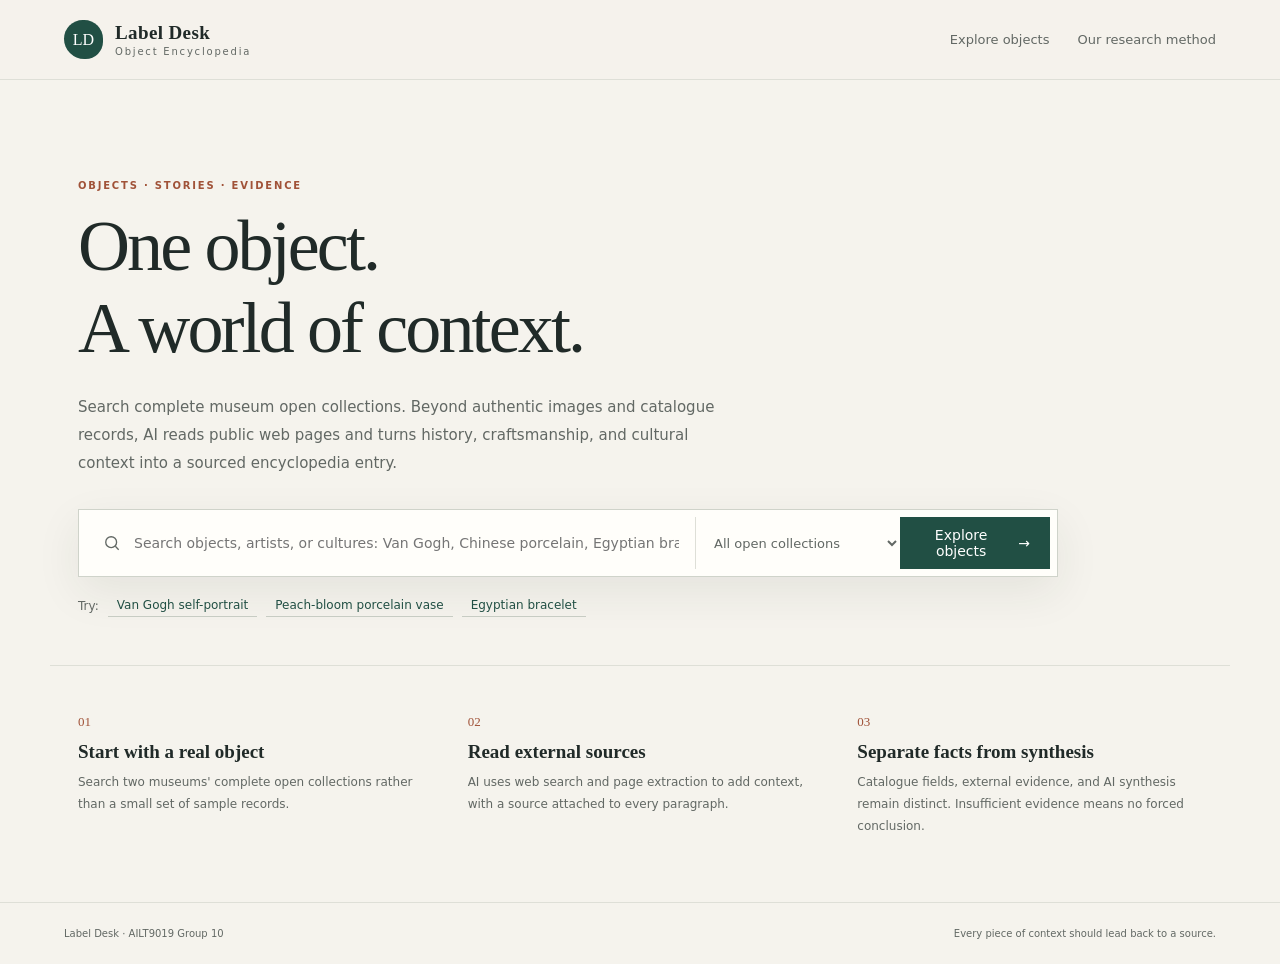
<file: index.html>
<!doctype html>
<html lang="en">
<head>
  <meta charset="UTF-8" />
  <meta name="viewport" content="width=device-width, initial-scale=1.0" />
  <meta name="description" content="Explore an object's image, catalogue record, history, and cultural context through museum open collections and verifiable web sources." />
  <title>Label Desk · Object Encyclopedia</title>
  <link rel="stylesheet" href="styles.css" />
</head>
<body>
  <a class="skip-link" href="#explore">Skip to the collection search</a>
  <header class="site-header">
    <a class="brand" href="./" aria-label="Label Desk home">
      <span class="brand-seal">LD</span>
      <span><b>Label Desk</b><small>Object Encyclopedia</small></span>
    </a>
    <nav aria-label="Page navigation">
      <a href="#explore">Explore objects</a>
      <a href="#methodOverview">Our research method</a>
    </nav>
  </header>

  <main>
    <section class="discovery" id="explore">
      <p class="kicker">OBJECTS · STORIES · EVIDENCE</p>
      <h1>One object.<br />A world of context.</h1>
      <p class="discovery-copy">Search complete museum open collections. Beyond authentic images and catalogue records, AI reads public web pages and turns history, craftsmanship, and cultural context into a sourced encyclopedia entry.</p>
      <form class="discovery-search" id="searchForm">
        <label class="search-input-wrap">
          <span class="sr-only">Object name or keywords</span>
          <svg viewBox="0 0 24 24" aria-hidden="true"><circle cx="11" cy="11" r="6.5"></circle><path d="m16 16 4 4"></path></svg>
          <input id="searchInput" autocomplete="off" placeholder="Search objects, artists, or cultures: Van Gogh, Chinese porcelain, Egyptian bracelet" />
        </label>
        <label class="museum-filter">
          <span class="sr-only">Collection scope</span>
          <select id="providerSelect">
            <option value="all">All open collections</option>
            <option value="met">The Metropolitan Museum of Art</option>
            <option value="cleveland">The Cleveland Museum of Art</option>
          </select>
        </label>
        <button class="search-button" type="submit" id="searchButton"><span>Explore objects</span><span aria-hidden="true">→</span></button>
      </form>
      <div class="example-searches" aria-label="Example searches">
        <span>Try:</span>
        <button type="button" data-query="Van Gogh self portrait">Van Gogh self-portrait</button>
        <button type="button" data-query="peach bloom vase">Peach-bloom porcelain vase</button>
        <button type="button" data-query="Egyptian bracelet">Egyptian bracelet</button>
      </div>
    </section>

    <section class="search-section" id="searchSection" hidden aria-live="polite">
      <div class="section-title-row">
        <div><p class="kicker">EXPLORE THE COLLECTIONS</p><h2 id="searchHeading">Collection search results</h2></div>
        <span id="resultCount"></span>
      </div>
      <div class="search-message" id="searchMessage" hidden></div>
      <div class="object-grid" id="searchResults"></div>
    </section>

    <section class="article-shell" id="articleShell" hidden aria-live="polite">
      <div class="article-breadcrumb" id="articleBreadcrumb"></div>
      <div class="article-hero">
        <figure class="object-figure" id="objectFigure">
          <div class="image-empty" id="imageEmpty"><span>LD</span><p>Finding the object image</p></div>
          <figcaption id="imageCaption"></figcaption>
        </figure>
        <div class="article-heading">
          <p class="kicker" id="articleKind">MUSEUM OBJECT</p>
          <h2 id="articleTitle"></h2>
          <p class="article-subtitle" id="articleSubtitle"></p>
          <div class="article-tags" id="articleTags"></div>
          <a class="museum-link" id="museumLink" target="_blank" rel="noopener" hidden>View the original museum record <span aria-hidden="true">↗</span></a>
        </div>
      </div>

      <div class="article-layout">
        <article class="article-body">
          <div class="research-notice" id="researchNotice">
            <span class="loading-mark" aria-hidden="true"></span>
            <div><b>Reading relevant sources</b><p>AI will search and read web pages. Only information traceable to an actual source will appear in the article.</p></div>
          </div>
          <p class="article-lead" id="articleLead"></p>
          <div id="articleSections"></div>
          <section class="conclusion-card" id="conclusionCard" hidden>
            <p class="kicker">FROM RECORD TO CONTEXT</p>
            <h3>How the record became this article</h3>
            <p id="conclusionText"></p>
          </section>
          <section class="references" id="referencesSection" hidden>
            <h3>References</h3>
            <p>Numbers correspond to citations in the article. AI summaries are not a substitute for reading the original sources.</p>
            <ol id="referenceList"></ol>
          </section>
        </article>

        <aside class="article-aside">
          <section class="fact-card" id="factCard">
            <p class="kicker">CATALOGUE RECORD</p>
            <h3>Museum record</h3>
            <dl id="factList"></dl>
            <p class="fact-note">Only museum-recorded information appears here. External sources never overwrite these fields.</p>
          </section>
          <section class="process-card" id="method">
            <p class="kicker">RESEARCH NOTES</p>
            <h3>How AI assembled this article</h3>
            <p class="process-intro">These are the actual research steps and evidence choices, not the model's internal chain of thought.</p>
            <ol class="process-list" id="processList"></ol>
          </section>
        </aside>
      </div>
    </section>

    <section class="method-strip" id="methodOverview">
      <div><span>01</span><h3>Start with a real object</h3><p>Search two museums' complete open collections rather than a small set of sample records.</p></div>
      <div><span>02</span><h3>Read external sources</h3><p>AI uses web search and page extraction to add context, with a source attached to every paragraph.</p></div>
      <div><span>03</span><h3>Separate facts from synthesis</h3><p>Catalogue fields, external evidence, and AI synthesis remain distinct. Insufficient evidence means no forced conclusion.</p></div>
    </section>
  </main>

  <footer class="site-footer"><span>Label Desk · AILT9019 Group 10</span><span>Every piece of context should lead back to a source.</span></footer>
  <script src="app.js"></script>
</body>
</html>
</file>
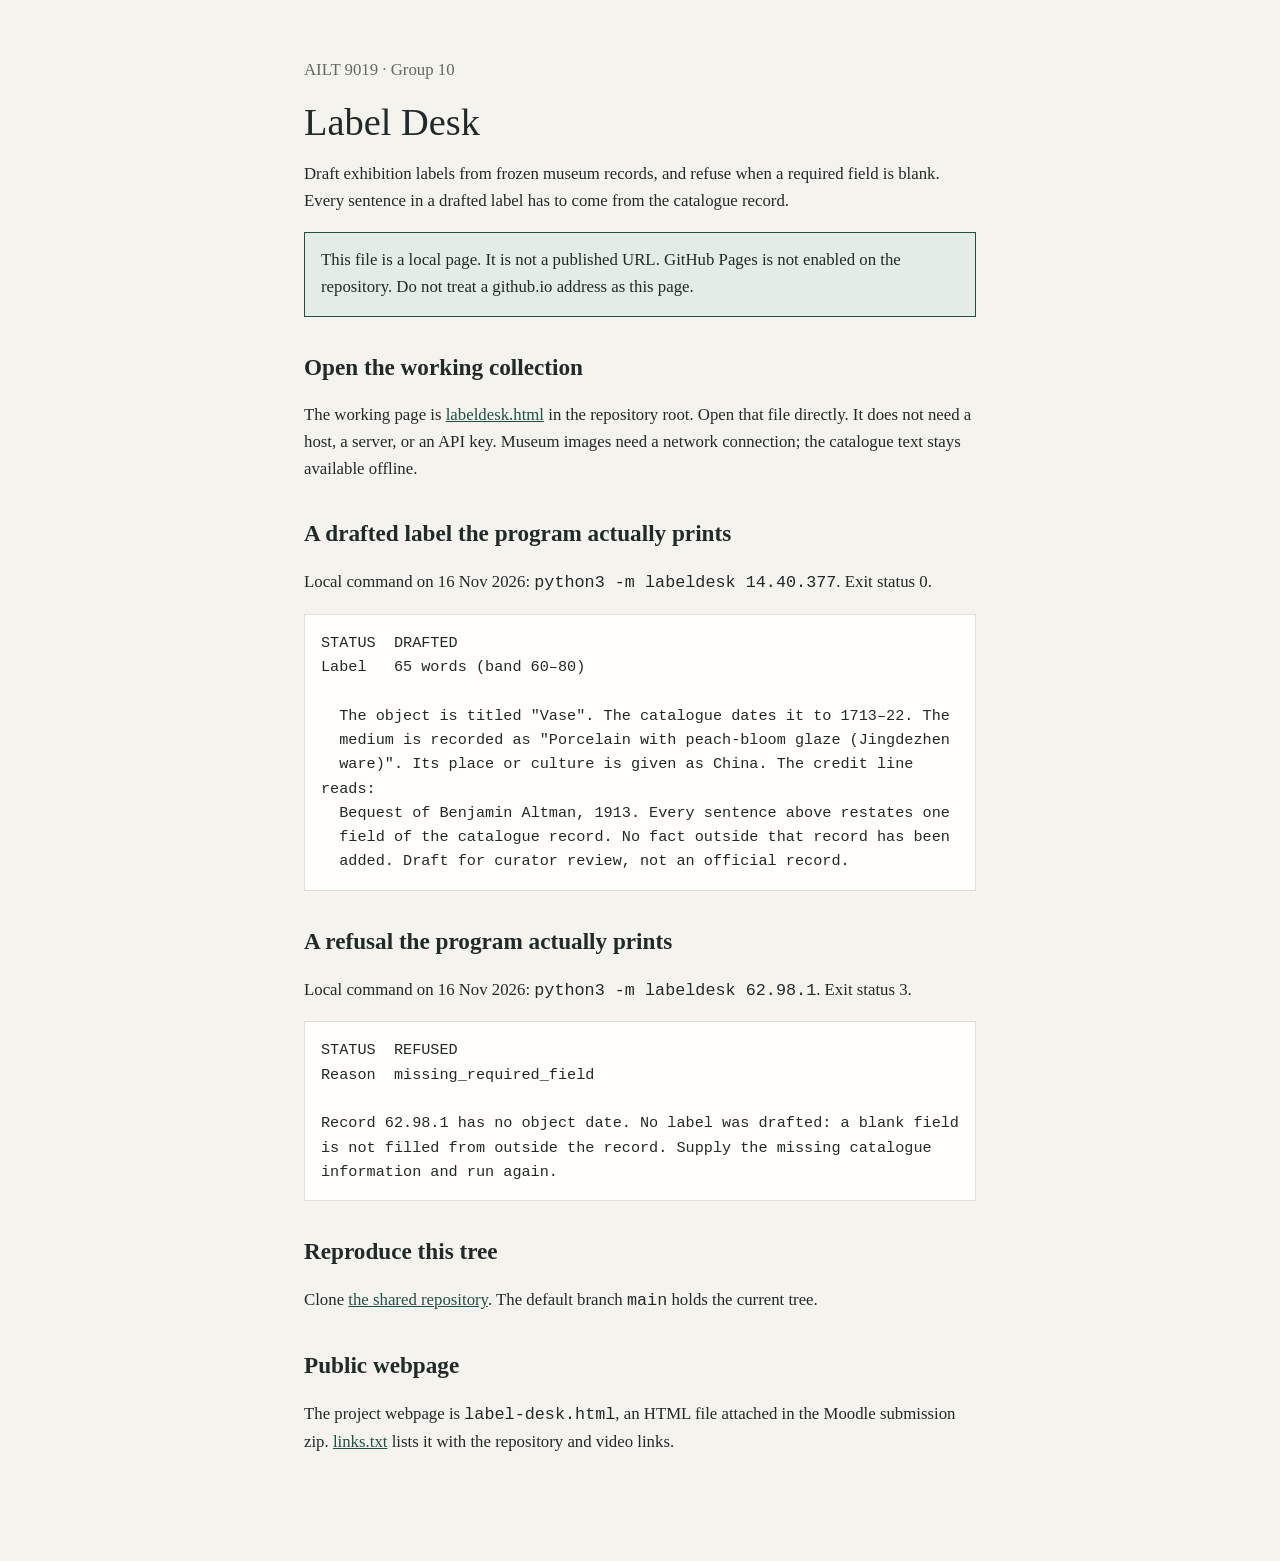
<file: site/index.html>
<!DOCTYPE html>
<html lang="en">
<head>
  <meta charset="utf-8" />
  <meta name="viewport" content="width=device-width, initial-scale=1" />
  <meta name="description" content="Label Desk is Group 10's local project page for AILT 9019. This file is not a published URL." />
  <title>Label Desk · Group 10</title>
  <style>
    :root {
      --ink: #202a28;
      --muted: #626864;
      --line: #dedfd7;
      --paper: #f5f3ed;
      --white: #fffefa;
      --green: #214f44;
      --green-soft: #e4ece6;
      color: var(--ink);
      background: var(--paper);
      font-family: Georgia, "Iowan Old Style", "Songti SC", serif;
    }
    body { max-width: 42rem; margin: 0 auto; padding: 2.5rem 1.25rem 4rem; line-height: 1.6; font-size: 1.05rem; }
    h1 { font-size: 2.4rem; font-weight: 500; line-height: 1.15; margin: 0 0 0.6rem; }
    h2 { font-size: 1.45rem; font-weight: 600; margin: 2rem 0 0.5rem; }
    p, li { font-size: 1.05rem; }
    a { color: var(--green); }
    a:focus-visible { outline: 3px solid var(--green); outline-offset: 3px; }
    .muted { color: var(--muted); }
    .notice { padding: 0.9rem 1rem; border: 1px solid var(--green); background: var(--green-soft); }
    pre { white-space: pre-wrap; font-family: ui-monospace, monospace; font-size: 0.95rem; background: var(--white); padding: 1rem; border: 1px solid var(--line); color: var(--ink); }
    .skip-link { position: absolute; left: 12px; top: -48px; z-index: 5; padding: 8px 12px; background: var(--green); color: #ffffff; text-decoration: none; }
    .skip-link:focus { top: 12px; }
    .sr-only { position: absolute; width: 1px; height: 1px; padding: 0; margin: -1px; overflow: hidden; clip: rect(0, 0, 0, 0); white-space: nowrap; border: 0; }
  </style>
</head>
<body>
  <a class="skip-link" href="#main">Skip to the main content</a>
  <main id="main">
    <p class="muted">AILT 9019 · Group 10</p>
    <h1>Label Desk</h1>
    <p>Draft exhibition labels from frozen museum records, and refuse when a required field is blank. Every sentence in a drafted label has to come from the catalogue record.</p>
    <p class="notice">This file is a local page. It is not a published URL. GitHub Pages is not enabled on the repository. Do not treat a github.io address as this page.</p>
    <h2>Open the working collection</h2>
    <p>The working page is <a href="../labeldesk.html">labeldesk.html</a> in the repository root. Open that file directly. It does not need a host, a server, or an API key. Museum images need a network connection; the catalogue text stays available offline.</p>
    <h2>A drafted label the program actually prints</h2>
    <p>Local command on 16 Nov 2026: <code>python3 -m labeldesk 14.40.377</code>. Exit status 0.</p>
    <pre>STATUS  DRAFTED
Label   65 words (band 60–80)

  The object is titled "Vase". The catalogue dates it to 1713–22. The
  medium is recorded as "Porcelain with peach-bloom glaze (Jingdezhen
  ware)". Its place or culture is given as China. The credit line reads:
  Bequest of Benjamin Altman, 1913. Every sentence above restates one
  field of the catalogue record. No fact outside that record has been
  added. Draft for curator review, not an official record.</pre>
    <h2>A refusal the program actually prints</h2>
    <p>Local command on 16 Nov 2026: <code>python3 -m labeldesk 62.98.1</code>. Exit status 3.</p>
    <pre>STATUS  REFUSED
Reason  missing_required_field

Record 62.98.1 has no object date. No label was drafted: a blank field
is not filled from outside the record. Supply the missing catalogue
information and run again.</pre>
    <h2>Reproduce this tree</h2>
    <p>Clone <a href="https://github.com/alexandercyj/AILT-9019-Group-10-">the shared repository</a>. The default branch <code>main</code> holds the current tree.</p>
    <h2>Public webpage</h2>
    <p>The project webpage is <code>label-desk.html</code>, an HTML file attached in the Moodle submission zip. <a href="../links.txt">links.txt</a> lists it with the repository and video links.</p>
  </main>
</body>
</html>
</file>
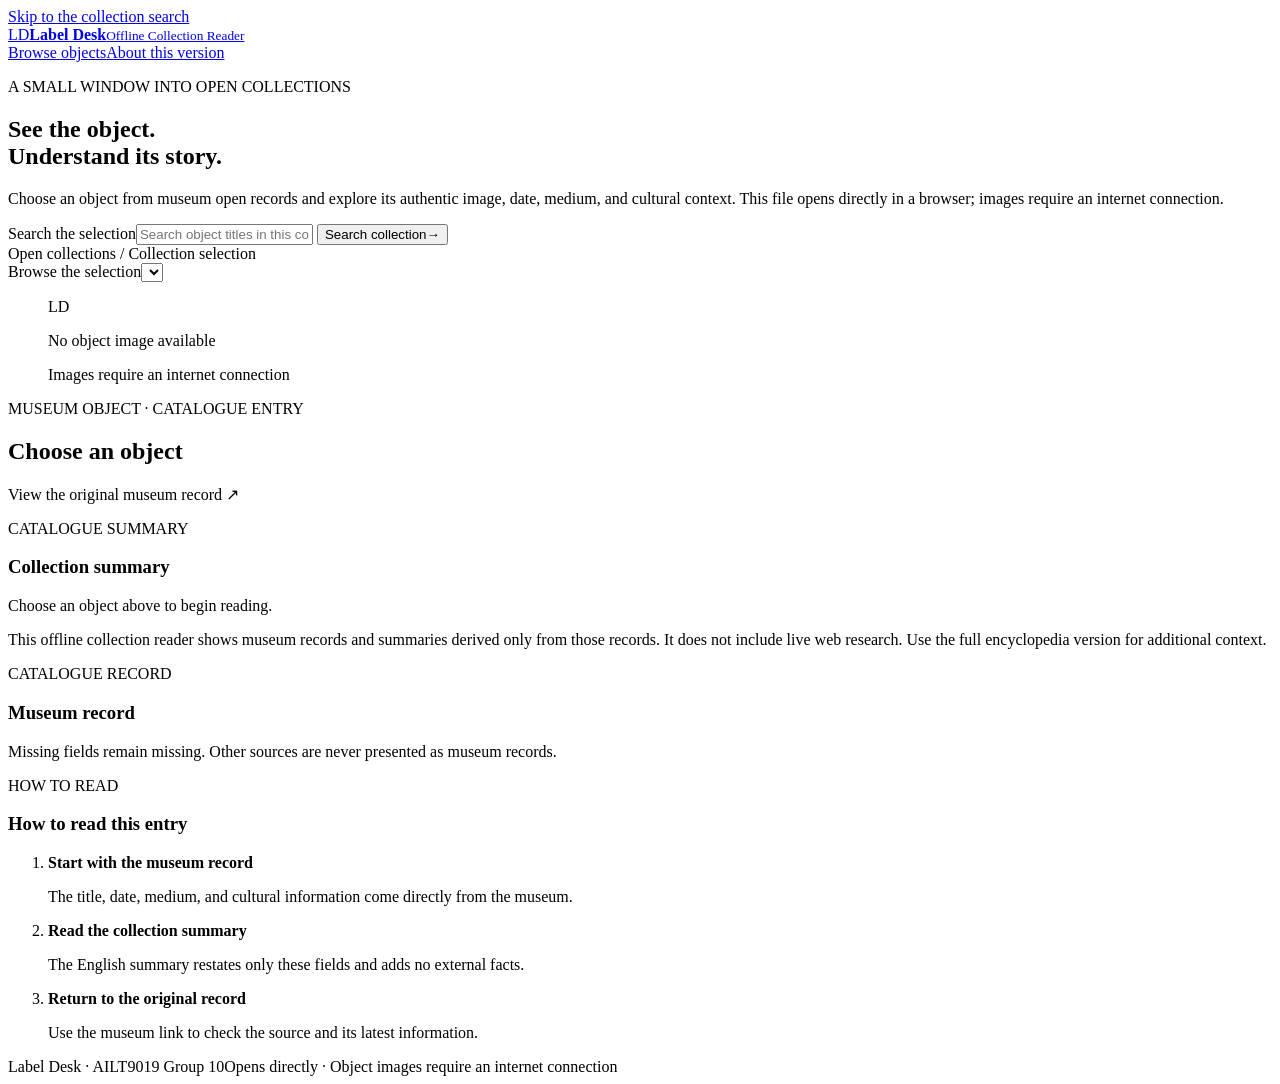
<file: standalone/template.html>
<!doctype html>
<html lang="en">
<head>
  <meta charset="UTF-8" />
  <meta name="viewport" content="width=device-width, initial-scale=1.0" />
  <meta name="description" content="A museum collection reader you can open directly, with authentic images, catalogue fields, and evidence-based summaries." />
  <title>Label Desk · Offline Collection Reader</title>
  <style>
/*INLINE:CSS*/
  </style>
</head>
<body>
  <a class="skip-link" href="#explore">Skip to the collection search</a>
  <header class="site-header">
    <a class="brand" href="#" aria-label="Label Desk home"><span class="brand-seal">LD</span><span><b>Label Desk</b><small>Offline Collection Reader</small></span></a>
    <nav aria-label="Page navigation"><a href="#explore">Browse objects</a><a href="#offlineNote">About this version</a></nav>
  </header>
  <main>
    <section class="discovery" id="explore">
      <p class="kicker">A SMALL WINDOW INTO OPEN COLLECTIONS</p>
      <h1>See the object.<br />Understand its story.</h1>
      <p class="discovery-copy">Choose an object from museum open records and explore its authentic image, date, medium, and cultural context. This file opens directly in a browser; images require an internet connection.</p>
      <form class="discovery-search standalone-search" id="standaloneSearchForm">
        <label class="search-input-wrap"><span class="sr-only">Search the selection</span><input id="standaloneSearchInput" autocomplete="off" placeholder="Search object titles in this collection" /></label>
        <button class="search-button" type="submit"><span>Search collection</span><span aria-hidden="true">→</span></button>
      </form>
      <div class="corpus-tabs" id="corpusTabs" role="tablist" aria-label="Collection scope"></div>
    </section>

    <section class="search-section" id="standaloneSearchSection" hidden>
      <div class="section-title-row"><div><p class="kicker">BROWSE THE SELECTION</p><h2>Objects in this selection</h2></div></div>
      <div class="search-message" id="standaloneSearchMessage" hidden></div>
      <div class="object-grid" id="standaloneSearchResults"></div>
    </section>

    <section class="article-shell" id="standaloneArticle">
      <div class="article-breadcrumb" id="standaloneBreadcrumb">Open collections / Collection selection</div>
      <div class="standalone-picker"><label>Browse the selection<select id="standaloneRecordSelect"></select></label></div>
      <div class="article-hero">
        <figure class="object-figure">
          <div class="image-empty" id="standaloneImageEmpty"><span>LD</span><p>No object image available</p></div>
          <figcaption id="standaloneImageCaption">Images require an internet connection</figcaption>
        </figure>
        <div class="article-heading">
          <p class="kicker">MUSEUM OBJECT · CATALOGUE ENTRY</p>
          <h2 id="standaloneTitle">Choose an object</h2>
          <p class="article-subtitle" id="standaloneSubtitle"></p>
          <div class="article-tags" id="standaloneTags"></div>
          <a class="museum-link" id="standaloneSource" target="_blank" rel="noopener">View the original museum record <span aria-hidden="true">↗</span></a>
        </div>
      </div>
      <div class="article-layout">
        <article class="article-body">
          <section class="article-section">
            <p class="kicker">CATALOGUE SUMMARY</p>
            <h3>Collection summary</h3>
            <p id="standaloneLabel">Choose an object above to begin reading.</p>
            <div class="research-notice unavailable" id="offlineNote">This offline collection reader shows museum records and summaries derived only from those records. It does not include live web research. Use the full encyclopedia version for additional context.</div>
          </section>
        </article>
        <aside class="article-aside">
          <section class="fact-card"><p class="kicker">CATALOGUE RECORD</p><h3>Museum record</h3><dl id="standaloneFacts"></dl><p class="fact-note">Missing fields remain missing. Other sources are never presented as museum records.</p></section>
          <section class="process-card"><p class="kicker">HOW TO READ</p><h3>How to read this entry</h3><ol class="process-list"><li><b>Start with the museum record</b><p>The title, date, medium, and cultural information come directly from the museum.</p></li><li><b>Read the collection summary</b><p>The English summary restates only these fields and adds no external facts.</p></li><li><b>Return to the original record</b><p>Use the museum link to check the source and its latest information.</p></li></ol></section>
        </aside>
      </div>
    </section>
  </main>
  <footer class="site-footer"><span>Label Desk · AILT9019 Group 10</span><span>Opens directly · Object images require an internet connection</span></footer>
  <script type="application/json" id="labeldesk-data">
/*INLINE:DATA*/
  </script>
  <script>
/*INLINE:JS*/
  </script>
</body>
</html>
</file>
<file: styles.css>
:root {
  --ink: #202a28;
  --muted: #626864;
  --line: #dedfd7;
  --paper: #f5f3ed;
  --white: #fffefa;
  --green: #214f44;
  --green-soft: #e4ece6;
  --rust: #a05238;
  --rust-soft: #f2e6dc;
  --serif: "Iowan Old Style", "Noto Serif CJK SC", "Songti SC", Georgia, serif;
  font-family: Inter, "PingFang SC", "Microsoft YaHei", system-ui, sans-serif;
  color: var(--ink);
  background: var(--paper);
}

* { box-sizing: border-box; }
html { scroll-behavior: smooth; }
body { margin: 0; min-width: 320px; }
button, input, select { font: inherit; }
button, a { -webkit-tap-highlight-color: transparent; }
button { cursor: pointer; }
a { color: inherit; }
img { max-width: 100%; }
[hidden] { display: none !important; }
.sr-only { position: absolute; width: 1px; height: 1px; padding: 0; margin: -1px; overflow: hidden; clip: rect(0, 0, 0, 0); white-space: nowrap; border: 0; }
.skip-link { position: absolute; left: 12px; top: -48px; z-index: 5; padding: 8px 12px; background: var(--green); color: #fff; text-decoration: none; }
.skip-link:focus { top: 12px; }
a:focus-visible, button:focus-visible, input:focus-visible, select:focus-visible { outline: 3px solid var(--green); outline-offset: 3px; }

.site-header { height: 80px; padding: 0 clamp(22px, 5vw, 72px); display: flex; align-items: center; justify-content: space-between; border-bottom: 1px solid var(--line); background: rgba(245, 243, 237, .96); }
.brand { display: flex; align-items: center; gap: 12px; text-decoration: none; }
.brand-seal { width: 39px; height: 39px; display: grid; place-items: center; background: var(--green); color: #fff; font-family: var(--serif); font-size: 16px; border-radius: 50% 50% 46% 54%; }
.brand b, .brand small { display: block; }
.brand b { font-family: var(--serif); font-size: 19px; letter-spacing: .02em; }
.brand small { margin-top: 2px; color: var(--muted); font-size: 10px; letter-spacing: .18em; }
.site-header nav { display: flex; gap: 28px; }
.site-header nav a { color: var(--muted); text-decoration: none; font-size: 13px; }
.site-header nav a:hover { color: var(--green); }

.discovery { max-width: 1180px; margin: 0 auto; padding: clamp(54px, 8vw, 100px) 28px 48px; }
.kicker { margin: 0 0 14px; color: var(--rust); font-size: 10px; font-weight: 750; letter-spacing: .18em; }
.discovery h1 { max-width: 760px; margin: 0; font-family: var(--serif); font-size: clamp(42px, 6vw, 72px); font-weight: 500; line-height: 1.14; letter-spacing: -.04em; }
.discovery-copy { max-width: 670px; margin: 25px 0 32px; color: var(--muted); font-size: 15px; line-height: 1.85; }
.discovery-search { display: grid; grid-template-columns: minmax(0, 1fr) 205px 150px; max-width: 980px; padding: 7px; background: var(--white); border: 1px solid #cfd3ca; box-shadow: 0 15px 45px rgba(42, 55, 44, .08); }
.search-input-wrap { position: relative; display: flex; align-items: center; min-width: 0; }
.search-input-wrap svg { position: absolute; left: 16px; width: 20px; height: 20px; fill: none; stroke: var(--muted); stroke-width: 1.6; }
.search-input-wrap input { width: 100%; height: 52px; padding: 0 16px 0 48px; border: 0; outline: 0; background: transparent; color: var(--ink); font-size: 14px; }
.museum-filter select { width: 100%; height: 52px; padding: 0 14px; border: 0; border-left: 1px solid var(--line); outline: 0; background: var(--white); color: var(--muted); font-size: 13px; }
.search-button { display: flex; align-items: center; justify-content: space-between; gap: 16px; padding: 0 20px; border: 0; background: var(--green); color: #fff; font-size: 14px; }
.search-button:hover { background: #173e35; }
.search-button:disabled { opacity: .6; cursor: wait; }
.search-input-wrap:focus-within { box-shadow: inset 0 0 0 2px var(--green); }
.example-searches { display: flex; flex-wrap: wrap; align-items: center; gap: 9px; margin-top: 17px; color: var(--muted); font-size: 12px; }
.example-searches button { padding: 4px 9px; border: 0; border-bottom: 1px solid #c7ccc3; background: transparent; color: var(--green); }
.example-searches button:hover { border-color: var(--green); }

.search-section, .article-shell, .method-strip { max-width: 1180px; margin: 0 auto; padding-left: 28px; padding-right: 28px; }
.search-section { padding-top: 32px; padding-bottom: 70px; border-top: 1px solid var(--line); }
.section-title-row { display: flex; align-items: flex-end; justify-content: space-between; gap: 20px; margin-bottom: 24px; }
.section-title-row h2 { margin: 0; font-family: var(--serif); font-size: 30px; font-weight: 500; }
.section-title-row > span { color: var(--muted); font-size: 12px; }
.search-message { margin-bottom: 20px; padding: 14px 17px; border: 1px solid var(--green); background: var(--green-soft); color: var(--green); font-size: 13px; line-height: 1.6; }
.search-message.error { border-color: var(--rust); background: var(--rust-soft); color: #773c29; }
.search-message.warning { border-color: #a4813d; background: #f4edda; color: #6f5728; }
.object-grid { display: grid; grid-template-columns: repeat(4, minmax(0, 1fr)); gap: 17px; }
.object-card { min-width: 0; padding: 0; overflow: hidden; border: 1px solid var(--line); background: var(--white); color: var(--ink); text-align: left; transition: transform .18s, box-shadow .18s; }
.object-card:hover { transform: translateY(-3px); box-shadow: 0 14px 35px rgba(42, 55, 44, .11); }
.object-card:focus-visible { outline: 3px solid var(--rust); outline-offset: 3px; }
.card-image { height: 210px; display: grid; place-items: center; overflow: hidden; background: #e8e7df; }
.card-image img { width: 100%; height: 100%; object-fit: cover; transition: transform .3s; }
.object-card:hover img { transform: scale(1.025); }
.card-no-image { color: #626864; font-family: var(--serif); font-size: 13px; }
.card-content { display: flex; flex-direction: column; min-height: 178px; padding: 17px; }
.card-content small { color: var(--rust); font-size: 10px; line-height: 1.5; }
.card-content b { margin-top: 9px; font-family: var(--serif); font-size: 18px; line-height: 1.4; font-weight: 600; }
.card-meta { margin-top: 8px; color: var(--muted); font-size: 11px; line-height: 1.5; }
.card-action { margin-top: auto; padding-top: 15px; color: var(--green); font-size: 11px; font-weight: 700; }

.article-shell { padding-top: 38px; padding-bottom: 80px; border-top: 1px solid var(--line); scroll-margin-top: 20px; }
.article-breadcrumb { margin-bottom: 25px; color: var(--muted); font-size: 11px; }
.article-hero { display: grid; grid-template-columns: minmax(0, 1.2fr) minmax(300px, .8fr); gap: clamp(32px, 5vw, 70px); align-items: center; }
.object-figure { margin: 0; }
.object-figure img, .image-empty { width: 100%; height: clamp(340px, 45vw, 530px); object-fit: contain; background: #e7e5dd; }
.object-figure img { padding: 10px; }
.image-empty { display: flex; flex-direction: column; align-items: center; justify-content: center; color: #626864; }
.image-empty span { font-family: var(--serif); font-size: 60px; color: #626864; }
.image-empty p { margin-top: 18px; font-size: 12px; }
.object-figure figcaption { margin-top: 10px; color: var(--muted); font-size: 10px; }
.article-heading h2 { margin: 0; font-family: var(--serif); font-size: clamp(37px, 4.5vw, 58px); font-weight: 500; line-height: 1.16; letter-spacing: -.025em; overflow-wrap: anywhere; }
.article-subtitle { margin: 18px 0; color: var(--muted); font-family: var(--serif); font-size: 18px; line-height: 1.6; }
.article-tags { display: flex; flex-wrap: wrap; gap: 7px; }
.article-tags span { padding: 6px 9px; background: var(--green-soft); color: var(--green); font-size: 10px; }
.museum-link { display: inline-flex; gap: 12px; margin-top: 26px; padding-bottom: 5px; border-bottom: 1px solid var(--green); color: var(--green); text-decoration: none; font-size: 12px; font-weight: 700; }

.article-layout { display: grid; grid-template-columns: minmax(0, 1fr) 320px; gap: clamp(38px, 6vw, 80px); align-items: start; margin-top: 65px; }
.article-body { min-width: 0; }
.research-notice { display: flex; align-items: flex-start; gap: 15px; margin-bottom: 30px; padding: 20px; background: var(--green-soft); color: var(--green); }
.research-notice b { font-size: 13px; }
.research-notice p { margin: 6px 0 0; font-size: 12px; line-height: 1.65; }
.research-notice.unavailable { display: block; border: 1px solid #a4813d; background: #f4edda; color: #6f5728; font-size: 13px; line-height: 1.7; }
.loading-mark { flex: 0 0 auto; width: 18px; height: 18px; margin-top: 1px; border: 2px solid #9bb4a9; border-top-color: var(--green); border-radius: 50%; animation: spin .9s linear infinite; }
@keyframes spin { to { transform: rotate(360deg); } }
.article-lead { margin: 0 0 42px; font-family: var(--serif); font-size: 23px; line-height: 1.9; }
.article-lead::first-letter { font-size: 1.25em; }
.article-section { margin: 0 0 36px; }
.article-section h3, .conclusion-card h3, .references h3, .fact-card h3, .process-card h3 { margin: 0 0 17px; font-family: var(--serif); font-size: 25px; font-weight: 600; }
.article-section p { margin: 0 0 16px; font-family: var(--serif); font-size: 17px; line-height: 2; }
.citations { margin-left: 4px; font-family: Inter, system-ui, sans-serif; white-space: nowrap; }
.citations a { margin-left: 2px; color: var(--rust); text-decoration: none; font-size: 10px; }
.conclusion-card { margin-top: 45px; padding: 28px; border: 1px solid var(--rust); background: #eee9df; }
.conclusion-card h3 { font-size: 22px; }
.conclusion-card > p:last-child { margin: 0; font-size: 14px; line-height: 1.9; }
.references { margin-top: 48px; padding-top: 28px; border-top: 1px solid var(--line); }
.references > p { color: var(--muted); font-size: 11px; }
.references ol { padding-left: 23px; }
.references li { padding: 7px 0 7px 4px; font-size: 13px; line-height: 1.6; }
.references a { color: var(--green); text-underline-offset: 3px; overflow-wrap: anywhere; }
.references small { display: block; color: var(--muted); font-size: 10px; }

.article-aside { display: grid; gap: 20px; min-width: 0; }
.fact-card, .process-card { padding: 25px; border: 1px solid var(--line); background: var(--white); }
.fact-card h3, .process-card h3 { font-size: 21px; }
.fact-card dl { margin: 0; }
.fact-row { padding: 12px 0; border-top: 1px solid #ecece6; }
.fact-row dt { margin-bottom: 5px; color: var(--muted); font-size: 10px; }
.fact-row dd { margin: 0; font-family: var(--serif); font-size: 14px; line-height: 1.6; overflow-wrap: anywhere; }
.fact-row dd.missing { color: #626864; font-family: inherit; font-size: 11px; }
.fact-note, .process-intro { margin: 17px 0 0; color: var(--muted); font-size: 10px; line-height: 1.7; }
.process-list { margin: 23px 0 0; padding: 0; list-style: none; counter-reset: research-step; }
.process-list li { position: relative; padding: 0 0 22px 34px; counter-increment: research-step; }
.process-list li::before { content: counter(research-step, decimal-leading-zero); position: absolute; left: 0; top: 0; color: var(--rust); font-size: 10px; font-weight: 700; }
.process-list li::after { content: ""; position: absolute; left: 10px; top: 20px; bottom: 4px; border-left: 1px solid var(--line); }
.process-list li:last-child::after { display: none; }
.process-list b { display: block; margin-bottom: 5px; font-size: 12px; }
.process-list p { margin: 0; color: var(--muted); font-size: 11px; line-height: 1.65; overflow-wrap: anywhere; }

.method-strip { display: grid; grid-template-columns: repeat(3, minmax(0, 1fr)); gap: 45px; padding-top: 45px; padding-bottom: 65px; border-top: 1px solid var(--line); }
.method-strip span { color: var(--rust); font-family: var(--serif); font-size: 13px; }
.method-strip h3 { margin: 11px 0 9px; font-family: var(--serif); font-size: 19px; font-weight: 600; }
.method-strip p { margin: 0; color: var(--muted); font-size: 12px; line-height: 1.8; }
.site-footer { display: flex; justify-content: space-between; gap: 20px; padding: 25px clamp(22px, 5vw, 72px); border-top: 1px solid var(--line); color: var(--muted); font-size: 10px; }

@media (max-width: 1000px) {
  .object-grid { grid-template-columns: repeat(2, minmax(0, 1fr)); }
  .article-layout { grid-template-columns: minmax(0, 1fr) 280px; gap: 35px; }
}
@media (max-width: 760px) {
  .site-header nav { display: none; }
  .discovery { padding-top: 50px; }
  .discovery-search { grid-template-columns: minmax(0, 1fr); gap: 6px; }
  .museum-filter select { border-left: 0; border-top: 1px solid var(--line); }
  .search-button { min-height: 48px; }
  .article-hero, .article-layout { grid-template-columns: minmax(0, 1fr); }
  .article-heading { padding-top: 4px; }
  .article-layout { margin-top: 42px; }
  .article-aside { grid-row: 1; }
  .process-card { grid-row: auto; }
  .object-figure img, .image-empty { height: 360px; }
  .method-strip { grid-template-columns: minmax(0, 1fr); gap: 27px; }
  .site-footer { flex-direction: column; }
}
@media (max-width: 480px) {
  .discovery, .search-section, .article-shell, .method-strip { padding-left: 19px; padding-right: 19px; }
  .object-grid { grid-template-columns: minmax(0, 1fr); }
  .card-image { height: 270px; }
  .article-lead { font-size: 20px; }
}
@media (prefers-reduced-motion: reduce) {
  html { scroll-behavior: auto; }
  *, *::before, *::after { animation-duration: .01ms !important; transition-duration: .01ms !important; }
}
</file>
